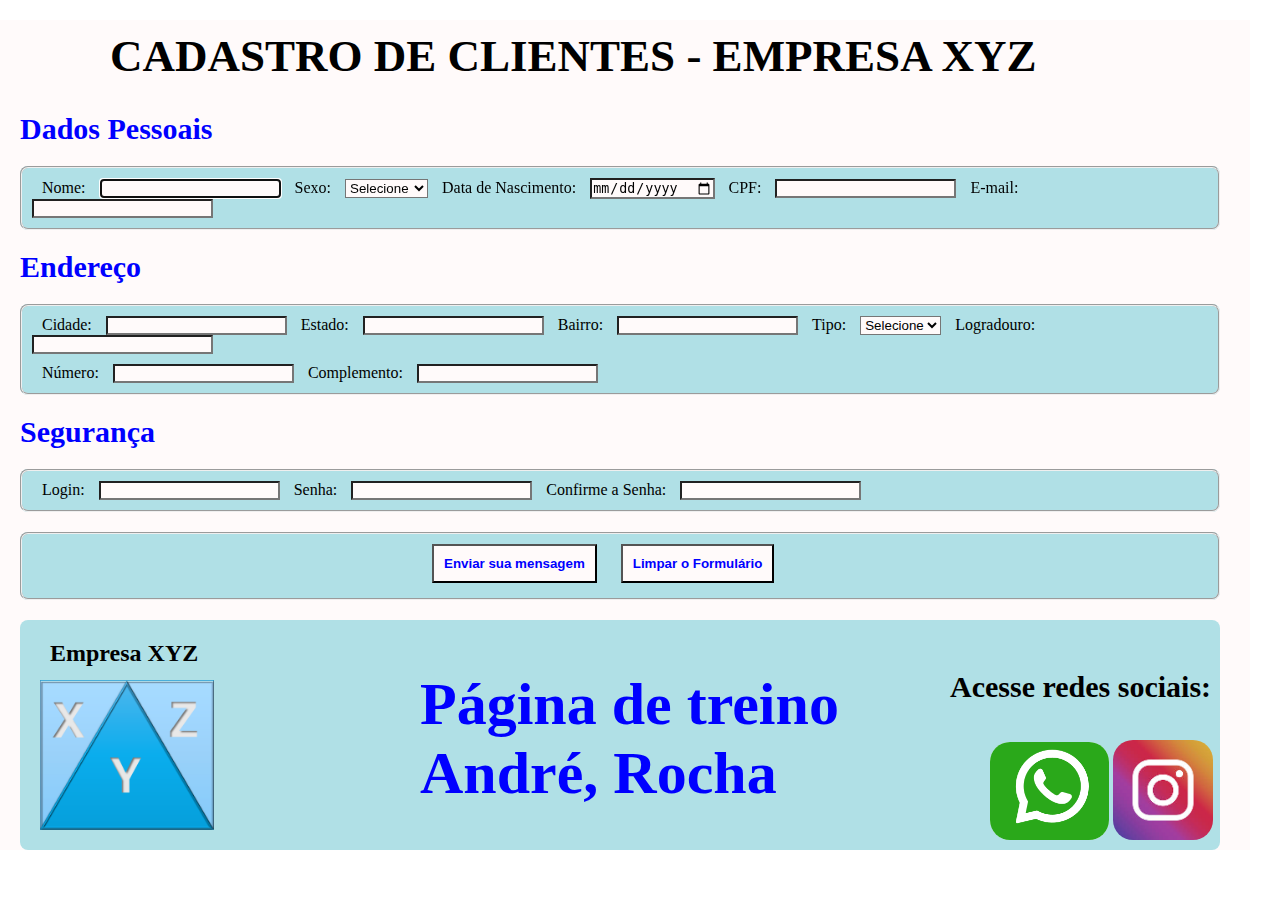
<file: Html - Css - Java Script/Página web - Formulário/index.html>
<!DOCTYPE html>
<html lang="pt-br">
    <head>
      <meta charset="utf-8">

      <title>Página de teste</title>
	  
	  <link rel="stylesheet" href="./styles.css">
	 
	</head>
  <body>  
			 
				<h1>CADASTRO DE CLIENTES - EMPRESA XYZ</h1>

<form action="/pagina-processa-dados-do-form" method="post">
		
		<p><b>Dados Pessoais</b></p>
		
	<fieldset class="caixas" >	<!--fieldset=conjunto de campos-->				
		
		<label for="nome" class="lb_dados_pessoais" >Nome:</label>		
		<input type="text" minlength="4" autofocus required id="nome" />
		
		<label for="sexo" class="lb_dados_pessoais">Sexo:</label>
		<select id="tipo_sexo">
			<option value="">Selecione</option>
			<option value="">Feminino</option>
			<option value="">Masculino</option>
			<option value="">Outros</option>
		</select>
			
			<label for="data_nascimento" class="lb_dados_pessoais">Data de Nascimento:</label>		
			<input type="Date" id="data_nascimento" required />
		
				<label for="cpf" id="lb_cpf" class="lb_dados_pessoais">CPF:</label>		
				<input type="cpf" minlength="11" id="cpf" required />
				
					<label for="email" class="lb_dados_pessoais">E-mail:</label>		
					<input type="email" minlength=@ required id="email" />				
	</fieldset>	
	
					<p><b>Endereço</b></p>
					
	<fieldset class="caixas"><!--fieldset=conjunto de campos-->			
	
			<label for="cidade" id="lb_cidade"class="lb_endereco">Cidade:</label>		
			<input type="text" id="cidade" />	
			
				<label for="estado" id="lb_estado"class="lb_endereco">Estado:</label>		
				<input type="text" id="estado" />
		
				<label for="bairro" id="lb_bairro" class="lb_endereco">Bairro:</label>		
				<input type="text" id="bairro" />		
		
		<label for="tipo_endereco" id="lb_tipo_end"class="lb_endereco">Tipo:</label>
		
		<select id="tipo_endereco">
			<option value="">Selecione</option>
			<option value="">Rua</option>
			<option value="">Estrada</option>
			<option value="">Rodovia</option>
			<option value="">Outros</option>
		</select>
	
			<label for="logradouro_endereco" id="lb_logradouro"class="lb_endereco">Logradouro:</label>		
			<input type="text" id="logradouro_endereco" />	
					</br>
				<label for="numero_endereco" class="lb_endereco">Número:</label>	
				<input type="text" id="numero_endereco" />	
							
					<label for="complemento_endereco" class="lb_endereco">Complemento:</label>		
					<input type="text" id="complemento_endereco" />
	</fieldset>

			<p><b>Segurança</b></p>
			
	<fieldset class="caixas">	
		
		<label for="login" class="lb_seguranca">Login:</label>		
		<input type="text" id="login" required> </textarea>
	
		<label for="senha" class="lb_seguranca">Senha:</label>		
		<input type="password" id="senha" required> </textarea>

		<label for="senha2" id="lb_senha2" class="lb_seguranca">Confirme a Senha:</label>		
		<input type="password" id="senha2" required> </textarea>
		
	</fieldset>
	
	<fieldset class="caixa_bt">
		
			<button type="submit" class="bt"><b>Enviar sua mensagem</b></button>
			<button type="reset"class="bt"><b>Limpar o Formulário</b></button>		
				
	</fieldset>
</form>

    </body>
	<div class="rodape">

				<h2>Empresa XYZ</h2>

			<div id="logo"> 
				<img id="img_logo" src="./logo.png"height="150px"  />
			</div> 			
			
			<div>
				<h3>Página de treino </br> André, Rocha</h3>
			</div>
					<h4>Acesse redes sociais:</h4>			
	    	<div id="contatos">
							
						<img class="contatos" src="./Whats.png" height= "98px" />
						<img class="contatos" src="./instagram.jfif" height="100px" />						
			</DIV>
					
	</div>
	  
</html>
</file>
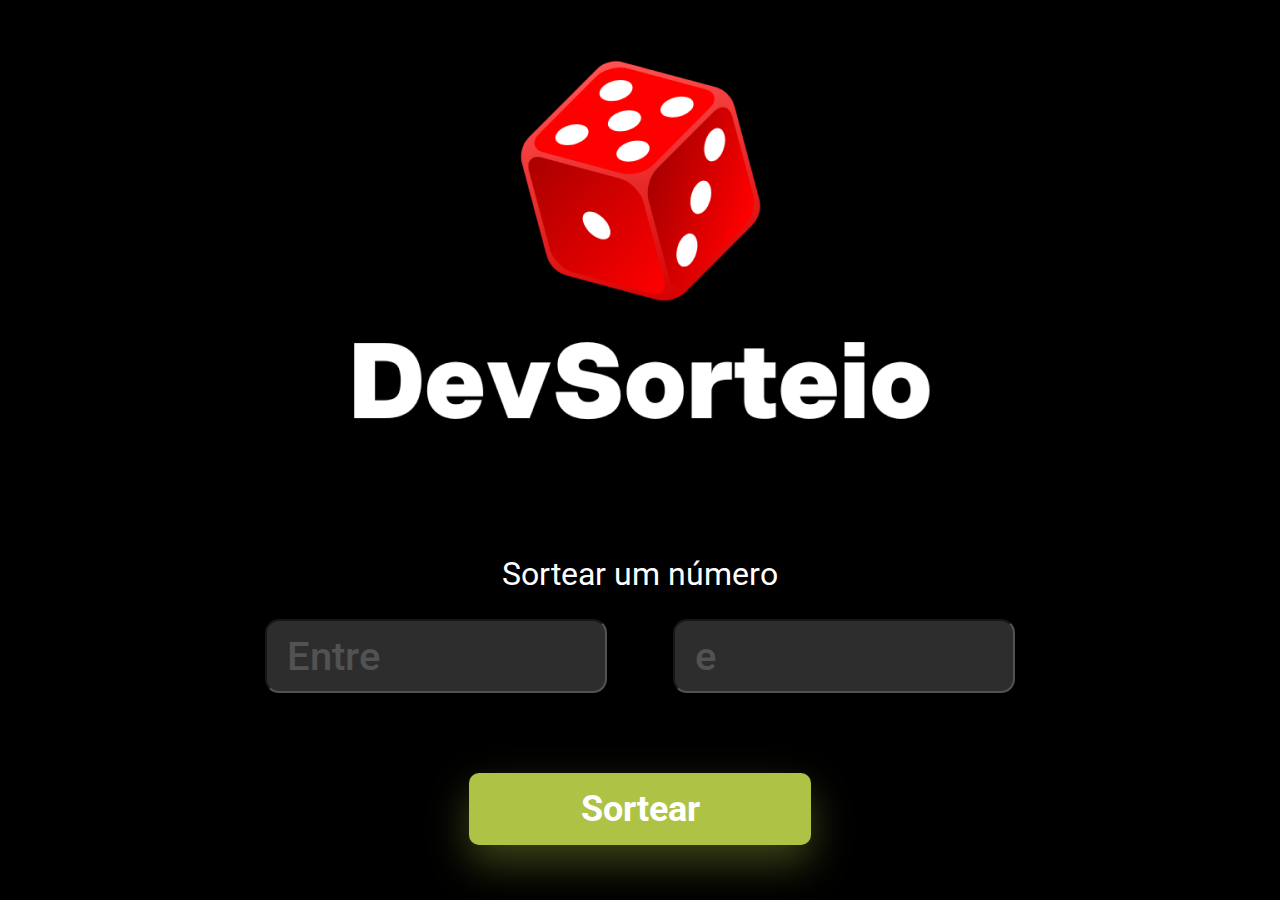
<file: Html - Css - Java Script/Página web - Sorteio/Index.html>
<!DOCTYPE html>
<html lang="en">
<head>
    <meta charset="UTF-8">
    <meta name="viewport" content="width=device-width, initial-scale=1.0">
    
    <link rel="stylesheet" href="style.css">
    
    <title>Dev Sorteio</title>
</head>
<body>
        <img src="./img.png">

        <h2>Sortear um número</h2>


    <div>
        <input placeholder="Entre" class="input-min" type="number">
        <input placeholder="e" class="input-max" type="number">
    </div>

  <button onclick="generateNumber()">Sortear</button>

</body>
    <script src="./script.js"></script>
</html>
</file>
<file: Html - Css - Java Script/Página web - Formulário/styles.css>
*{
	background:#FFFAFA;
    margin:0;
	padding:0;
	box-sizing: border-box;
		}	
		body{max-width:1250px; max-height:auto;}/*Definição do tamanho da página*/
		html{background:white;}
		
			h1{
		width:960px;
	background:#FFFAFA;
		margin-left:100px;
		font-size:45px;
		margin-top:20px;
		padding:10px;
				}
								
	.caixas{
			width:1200px;
			height:auto;
		background:#B0E0E6;
		 /*border:2px solid black;*/
		 border-radius: 8px;
			margin-top:20px;
			padding:10px;
			margin-left:20px;}
			
			p{margin-top:20px; margin-left:20px; font-size:30px;color:blue;}
					
		.lb_dados_pessoais{margin:10px;background:#B0E0E6;}
		.lb_endereco{margin:10px;background:#B0E0E6;}
			#numero_endereco{margin-top:10px;}
		.lb_fale_conosco{margin:10px;background:#B0E0E6;}	
		.lb_seguranca{margin:10px;background:#B0E0E6;}
		
		.bt{margin:10px; padding:10px; cursor: pointer;color:blue}
						
			.bt:hover{/*Efeitos de clicar no botão*/
					          opacity:0.5;
				      -moz-box-shadow:0 3px 10px 0 #CCC;
		                   -webkit-box-shadow:0 3px 10px 0 #ccc;
			                  text-shadow:0px 0px 5px #fff;
					       cursor:pointer;
							}	
	
	.caixa_bt{/*Botões de enviar e limpar*/
			width:1200px;
		background:#B0E0E6;
		border-radius: 8px;
			margin-top:20px;
			padding-bottom:5px;
			padding-left:400px;
			margin-left:20px;}			
					
			.rodape{ 
			 width:1200px; 
			height:230px;
			margin-top:20px;
			margin-left:20px;
			background:#B0E0E6;
				border-radius: 8px;				
						}
						
						h2{
							position:absolute;
						z-index: 1; 
						background:#B0E0E6;
						margin-left:30px; 
						margin-top:20px;						
								}
						
						#logo{
				position:absolute;
				margin-top:60px;
				margin-left:20px;
				display:inline;
				background:#B0E0E6;
							}
							
							h3{
								font-size:60px;
								position:absolute;
							background:#B0E0E6;
							margin-top:	50px;	
							margin-left:400px;
								color:blue;
							}							
								
									h4{
								font-size:30px;
								position:absolute;
							background:#B0E0E6;
							margin-top:	50px;	
							margin-left:930px;								
										}			
			#contatos{
				position:absolute;
				margin-left:970px;
				margin-top:120px;
				background:#B0E0E6;
						}
						
						.contatos{border-radius:20px;}
						.contatos:hover{opacity:0.5;cursor:pointer;}
						
						
						
						
						/*Configuração da tela menor*/

		@media screen and (max-width:640px){ 
		
			body{max-width:500px; max-height:auto;}/*Definição do tamanho da página*/
			html{background:white;}
			
			h1{	width:450x;	background:#FFFAFA;	margin-left:50px;font-size:20px;margin-top:10px;padding:5px;}
			
			.caixas{width:600px;height:auto;background:#B0E0E6; border-radius: 4px;margin-top:10px;padding:5px;margin-left:10px;}
			
			p{margin-top:10px; margin-left:10px; font-size:15px;color:blue;}
			
			.lb_dados_pessoais{margin:5px;background:#B0E0E6;font-size:14px;padding-left:15px;}
			#nome{width:350px;}
			#lb_cpf{margin-left:80px}
			#email{width:190px;}
			
			.lb_endereco{margin:5px;background:#B0E0E6;font-size:14px;padding-left:15px;}
			#numero_endereco{margin-top:5px;font-size:14px;padding-left:15px;}
			#lb_bairro{margin-left:45px;}
			#lb_cidade{margin-left:40px;}
			#lb_estado{margin-left:40px}
			#lb_tipo_end{margin-left:50px;}
			#lb_logradouro{margin-left:65px;}
			#logradouro_endereco{width:395px;}
			#lb_numero{margin-left:30px;}
				
			.lb_seguranca{margin:5px;background:#B0E0E6;font-size:14px;padding-left:15px;}
			#lb_senha2{margin:5px;background:#B0E0E6;font-size:14px;padding-left:183px;}
			
			.bt{font-size:10px; margin-left: 5px; padding:5px; cursor: pointer;color:blue; width:120px;height:auto;}
						
			.caixa_bt{width:600px;	background:#B0E0E6;	border-radius: 4px;	margin-top:10px;padding-bottom:3px;	margin-left:10px;padding-left:180px;}	
			
			.rodape{width:600px;height:115px;margin-top:10px;margin-left:10px;	background:#B0E0E6;border-radius: 4px;}
						
						h2{	font-size:15px; position:absolute;z-index: 1; background:#B0E0E6;margin-left:15px; margin-top:10px;}
						
						#img_logo{position:absolute;margin-top:-30px;margin-left:0;display:inline;background:#B0E0E6;width:80px;height:80px;}
							
							h3{font-size:25px;position:absolute;background:#B0E0E6;margin-top:25px;	margin-left:220px;color:blue;}							
								
									h4{font-size:15px;position:absolute;background:#B0E0E6;margin-top:25px;	margin-left:460px;}			
						#contatos{position:absolute;margin-left:480px;margin-top:60px;background:#B0E0E6;}
						
						.contatos{border-radius:10px;width:45px;height:45px;}
						.contatos:hover{opacity:0.5;cursor:pointer;}			
											}
</file>
<file: Html - Css - Java Script/Página web - Sorteio/style.css>
@import url('https://fonts.googleapis.com/css2?family=Roboto:wght@400;700&display=swap');
*{
    margin:0;
    padding: 0;
    outline: none;
    box-sizing: border-box;
    font-family: 'Roboto', sans-serif;
}

body{
    background: #000000;
    display: flex;
    align-items: center;
    justify-content: center;
    flex-direction: column;
    min-height:100vh;
}

h2{
    font-style: normal;
    font-weight: 400;
    font-size: 32px;
    color:#ffffff;
    text-align: center;
    margin-top:126px;
    margin-bottom:26px;
}

input {
background: rgba(255,255,255,0.25);
border-radius: 14px;
height: 74px;
width: 342px;
padding-left:20px;
font-weight: 500;
font-size: 40px;
line-height: 47px;
color: #ffffff;
opacity:0.7;
}

.input-min {
    margin-right: 62px;
}

button{
    background: #AEC346;
    box-shadow: 0px 18px 40px rgba(174,195,70,0.35);
    border-radius: 10px;
    width:342px;
    height:72px;
    color:#ffffff;
    font-weight:700;
    font-size: 36px;
    margin-top:80px;
    border:none;
    cursor:pointer;
}

button:hover{
    opacity:0.9;
}

button:active{
    opacity:0.8
}
</file>
